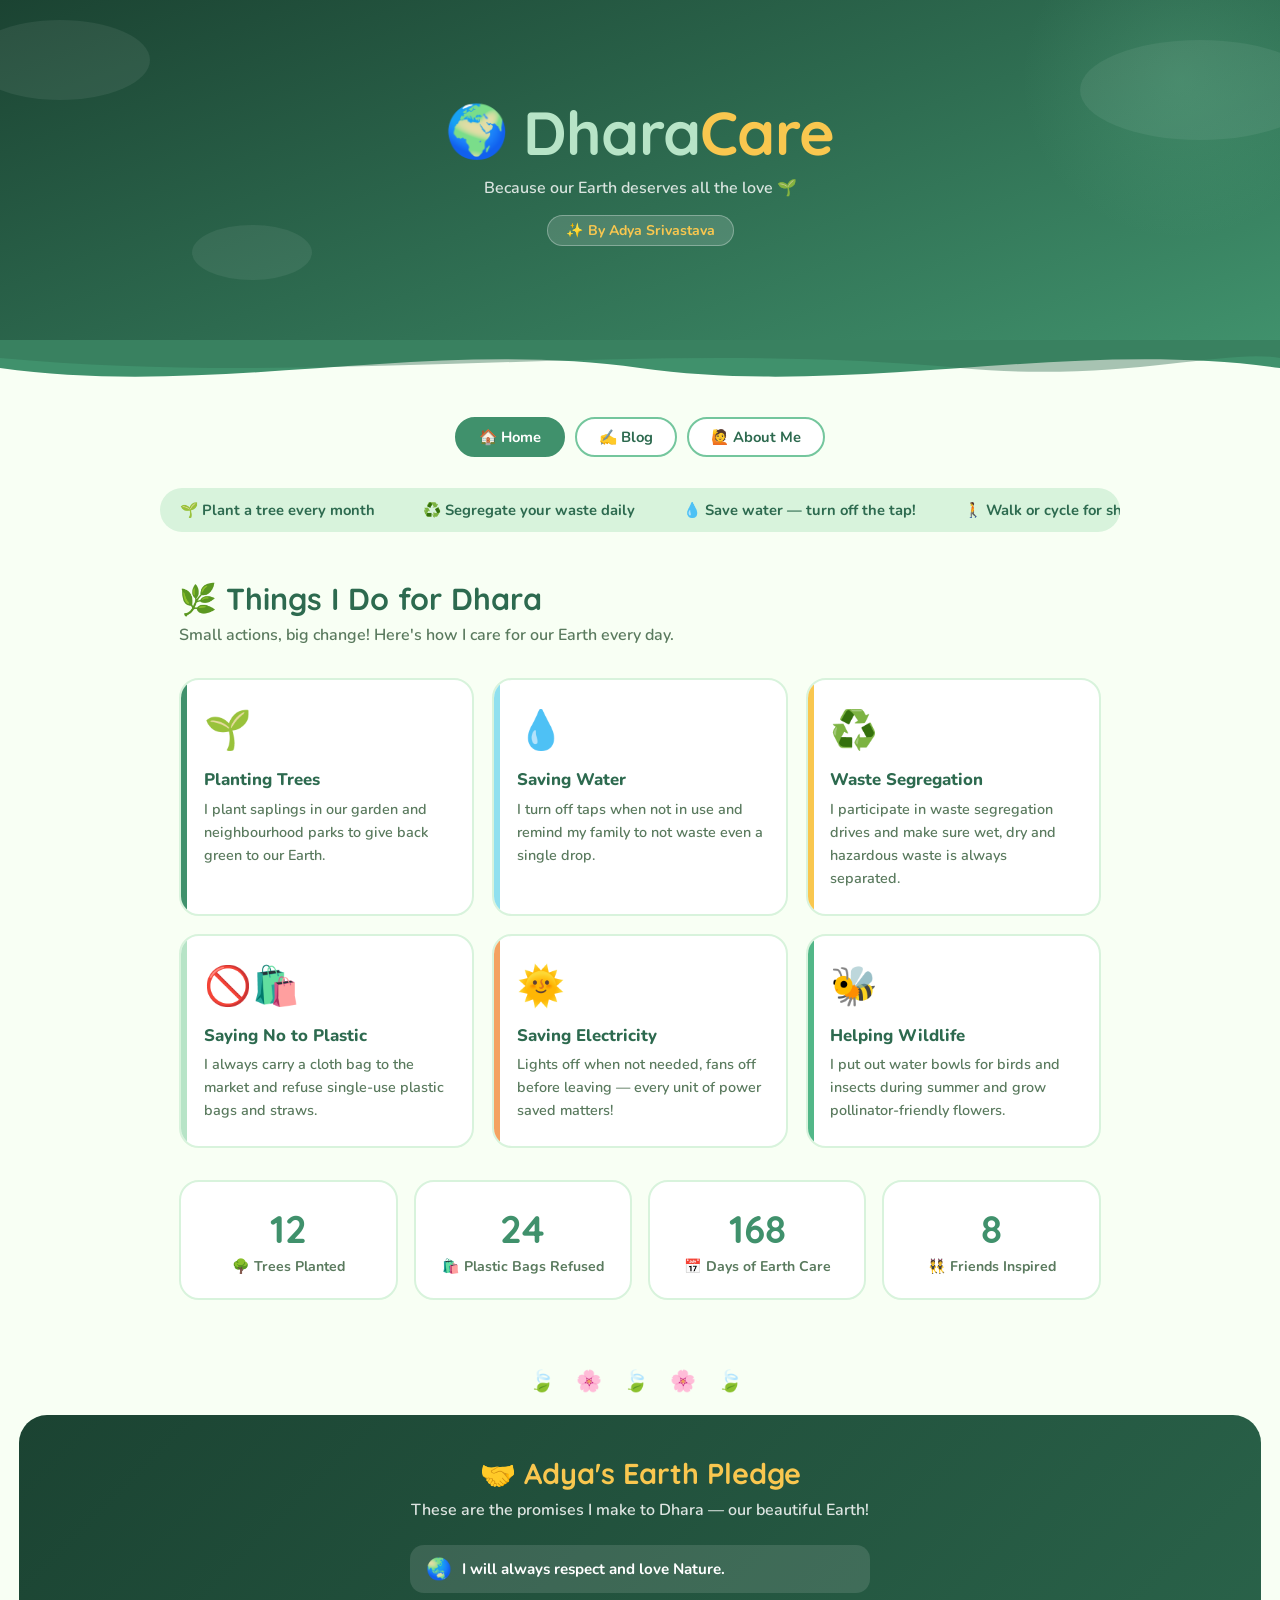
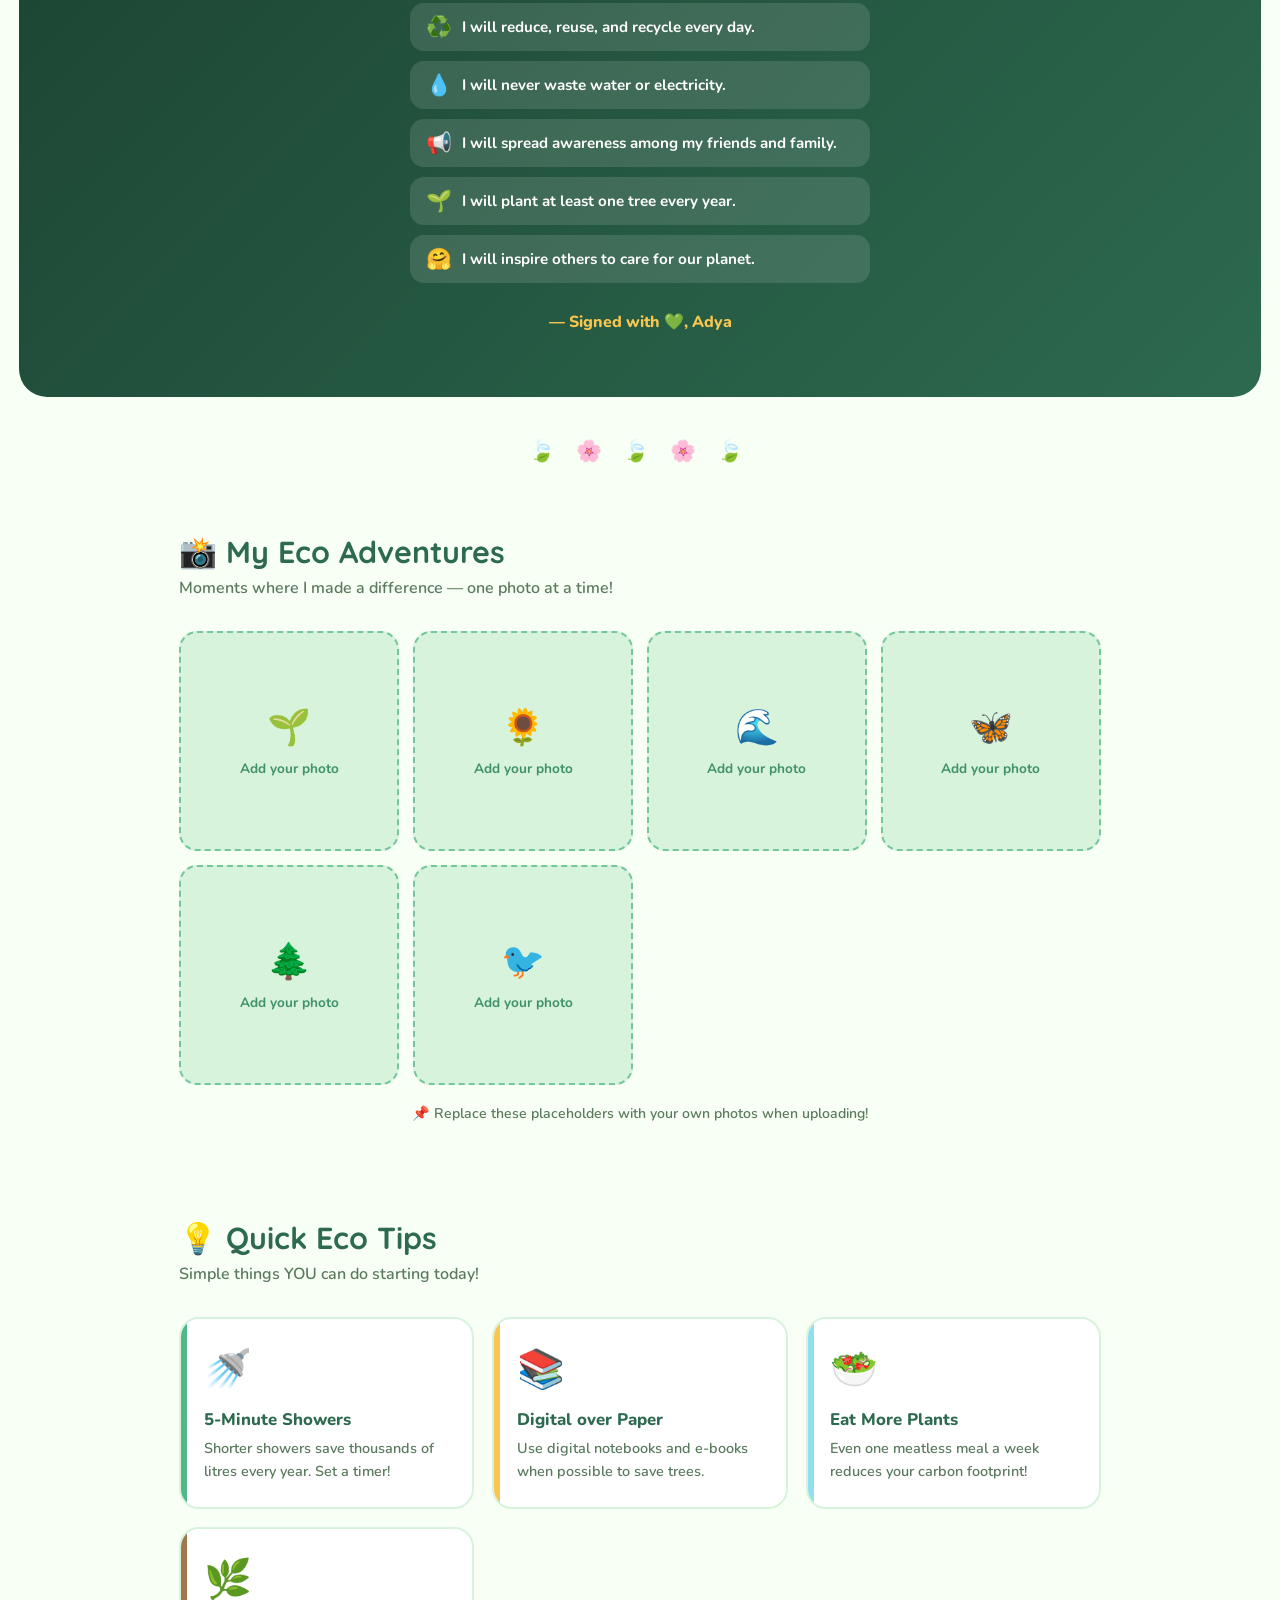
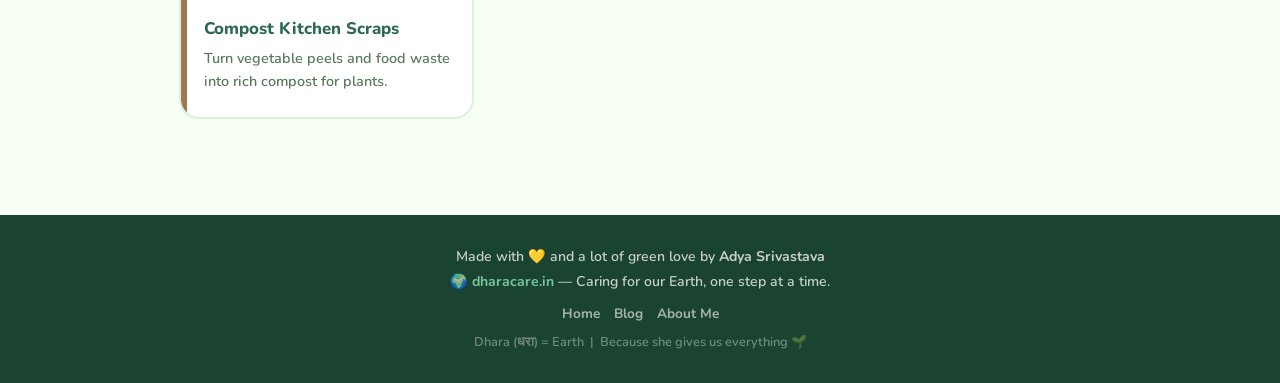
<file: index.html>
<!DOCTYPE html>
<html lang="en">
<head>
  <meta charset="UTF-8" />
  <meta name="viewport" content="width=device-width, initial-scale=1.0" />
  <title>DharaCare 🌍 — Home</title>
  <link rel="stylesheet" href="style.css" />
</head>
<body>

<!-- HEADER -->
<header class="hero">
  <div class="header-bg">
    <div class="cloud cloud-1"></div>
    <div class="cloud cloud-2"></div>
    <div class="cloud cloud-3"></div>
    <div class="earth-glow"></div>
  </div>
  <div class="header-content">
    <div class="logo-wrap">
      <span class="logo-icon">🌍</span>
      <h1><span class="dhara">Dhara</span><span class="care">Care</span></h1>
    </div>
    <p class="tagline">Because our Earth deserves all the love 🌱</p>
    <span class="by-adya">✨ By Adya Srivastava</span>
  </div>
</header>

<div class="wave">
  <svg viewBox="0 0 1440 60" xmlns="http://www.w3.org/2000/svg" preserveAspectRatio="none" style="height:60px;width:100%;">
    <path fill="#40916c" d="M0,30 C240,60 480,0 720,30 C960,60 1200,0 1440,30 L1440,0 L0,0 Z"/>
    <path fill="#2d6a4f" d="M0,20 C360,50 720,0 1080,30 C1260,45 1380,10 1440,20 L1440,0 L0,0 Z" opacity="0.4"/>
  </svg>
</div>

<nav>
  <a href="index.html" class="active">🏠 Home</a>
  <a href="blog.html">✍️ Blog</a>
  <a href="about.html">🙋 About Me</a>
</nav>

<!-- TICKER -->
<div class="ticker-wrap">
  <div class="ticker-inner">
    <span>🌱 Plant a tree every month</span>
    <span>♻️ Segregate your waste daily</span>
    <span>💧 Save water — turn off the tap!</span>
    <span>🚶 Walk or cycle for short distances</span>
    <span>🛍️ Carry a cloth bag always</span>
    <span>🌱 Plant a tree every month</span>
    <span>♻️ Segregate your waste daily</span>
    <span>💧 Save water — turn off the tap!</span>
    <span>🚶 Walk or cycle for short distances</span>
    <span>🛍️ Carry a cloth bag always</span>
  </div>
</div>

<!-- ACTIONS -->
<section id="actions">
  <p class="section-title">🌿 Things I Do for Dhara</p>
  <p class="section-sub">Small actions, big change! Here's how I care for our Earth every day.</p>

  <div class="cards-grid">
    <div class="card" style="--accent:#40916c;">
      <span class="card-emoji">🌱</span>
      <h3>Planting Trees</h3>
      <p>I plant saplings in our garden and neighbourhood parks to give back green to our Earth.</p>
    </div>
    <div class="card" style="--accent:#90e0ef;">
      <span class="card-emoji">💧</span>
      <h3>Saving Water</h3>
      <p>I turn off taps when not in use and remind my family to not waste even a single drop.</p>
    </div>
    <div class="card" style="--accent:#f9c74f;">
      <span class="card-emoji">♻️</span>
      <h3>Waste Segregation</h3>
      <p>I participate in waste segregation drives and make sure wet, dry and hazardous waste is always separated.</p>
    </div>
    <div class="card" style="--accent:#b7e4c7;">
      <span class="card-emoji">🚫🛍️</span>
      <h3>Saying No to Plastic</h3>
      <p>I always carry a cloth bag to the market and refuse single-use plastic bags and straws.</p>
    </div>
    <div class="card" style="--accent:#f4a261;">
      <span class="card-emoji">🌞</span>
      <h3>Saving Electricity</h3>
      <p>Lights off when not needed, fans off before leaving — every unit of power saved matters!</p>
    </div>
    <div class="card" style="--accent:#52b788;">
      <span class="card-emoji">🐝</span>
      <h3>Helping Wildlife</h3>
      <p>I put out water bowls for birds and insects during summer and grow pollinator-friendly flowers.</p>
    </div>
  </div>

  <div class="counter-row">
    <div class="counter-box"><div class="counter-num" id="cnt-trees">0</div><div class="counter-label">🌳 Trees Planted</div></div>
    <div class="counter-box"><div class="counter-num" id="cnt-bags">0</div><div class="counter-label">🛍️ Plastic Bags Refused</div></div>
    <div class="counter-box"><div class="counter-num" id="cnt-days">0</div><div class="counter-label">📅 Days of Earth Care</div></div>
    <div class="counter-box"><div class="counter-num" id="cnt-friends">0</div><div class="counter-label">👯 Friends Inspired</div></div>
  </div>
</section>

<div class="leaf-divider">🍃 🌸 🍃 🌸 🍃</div>

<!-- PLEDGE -->
<div class="pledge-block">
  <h2>🤝 Adya's Earth Pledge</h2>
  <p>These are the promises I make to Dhara — our beautiful Earth!</p>
  <ul class="pledge-list">
    <li><span>🌏</span> I will always respect and love Nature.</li>
    <li><span>♻️</span> I will reduce, reuse, and recycle every day.</li>
    <li><span>💧</span> I will never waste water or electricity.</li>
    <li><span>📢</span> I will spread awareness among my friends and family.</li>
    <li><span>🌱</span> I will plant at least one tree every year.</li>
    <li><span>🤗</span> I will inspire others to care for our planet.</li>
  </ul>
  <p style="color:#f9c74f;font-size:1rem;font-weight:800;">— Signed with 💚, Adya</p>
</div>

<div class="leaf-divider" style="margin-top:2.5rem;">🍃 🌸 🍃 🌸 🍃</div>

<!-- GALLERY -->
<section id="gallery">
  <p class="section-title">📸 My Eco Adventures</p>
  <p class="section-sub">Moments where I made a difference — one photo at a time!</p>
  <div class="gallery-grid">
    <div class="gallery-item"><span class="gi-icon">🌱</span><span>Add your photo</span></div>
    <div class="gallery-item"><span class="gi-icon">🌻</span><span>Add your photo</span></div>
    <div class="gallery-item"><span class="gi-icon">🌊</span><span>Add your photo</span></div>
    <div class="gallery-item"><span class="gi-icon">🦋</span><span>Add your photo</span></div>
    <div class="gallery-item"><span class="gi-icon">🌲</span><span>Add your photo</span></div>
    <div class="gallery-item"><span class="gi-icon">🐦</span><span>Add your photo</span></div>
  </div>
  <p style="text-align:center;color:#5a7a5e;font-size:0.88rem;margin-top:1.2rem;font-weight:600;">
    📌 Replace these placeholders with your own photos when uploading!
  </p>
</section>

<!-- ECO TIPS -->
<section id="tips">
  <p class="section-title">💡 Quick Eco Tips</p>
  <p class="section-sub">Simple things YOU can do starting today!</p>
  <div class="cards-grid">
    <div class="card" style="--accent:#52b788;"><span class="card-emoji">🚿</span><h3>5-Minute Showers</h3><p>Shorter showers save thousands of litres every year. Set a timer!</p></div>
    <div class="card" style="--accent:#f9c74f;"><span class="card-emoji">📚</span><h3>Digital over Paper</h3><p>Use digital notebooks and e-books when possible to save trees.</p></div>
    <div class="card" style="--accent:#90e0ef;"><span class="card-emoji">🥗</span><h3>Eat More Plants</h3><p>Even one meatless meal a week reduces your carbon footprint!</p></div>
    <div class="card" style="--accent:#a07850;"><span class="card-emoji">🌿</span><h3>Compost Kitchen Scraps</h3><p>Turn vegetable peels and food waste into rich compost for plants.</p></div>
  </div>
</section>

<footer>
  <p>Made with <span class="heart">💛</span> and a lot of green love by <strong>Adya Srivastava</strong></p>
  <p style="margin-top:6px;">🌍 <a href="https://dharacare.in">dharacare.in</a> — Caring for our Earth, one step at a time.</p>
  <nav>
    <a href="index.html">Home</a>
    <a href="blog.html">Blog</a>
    <a href="about.html">About Me</a>
  </nav>
  <p style="margin-top:10px;font-size:0.8rem;opacity:0.5;">Dhara (धरा) = Earth &nbsp;|&nbsp; Because she gives us everything 🌱</p>
</footer>

<script>
  function animateCounter(el, target) {
    let current = 0;
    const step = Math.ceil(target / 60);
    const timer = setInterval(() => {
      current = Math.min(current + step, target);
      el.textContent = current;
      if (current >= target) clearInterval(timer);
    }, 30);
  }

  const observer = new IntersectionObserver((entries) => {
    entries.forEach(e => {
      if (e.isIntersecting) {
        animateCounter(document.getElementById('cnt-trees'), 12);
        animateCounter(document.getElementById('cnt-bags'), 47);
        animateCounter(document.getElementById('cnt-days'), 365);
        animateCounter(document.getElementById('cnt-friends'), 8);
        observer.disconnect();
      }
    });
  }, { threshold: 0.3 });

  observer.observe(document.getElementById('cnt-trees'));
</script>

</body>
</html>
</file>
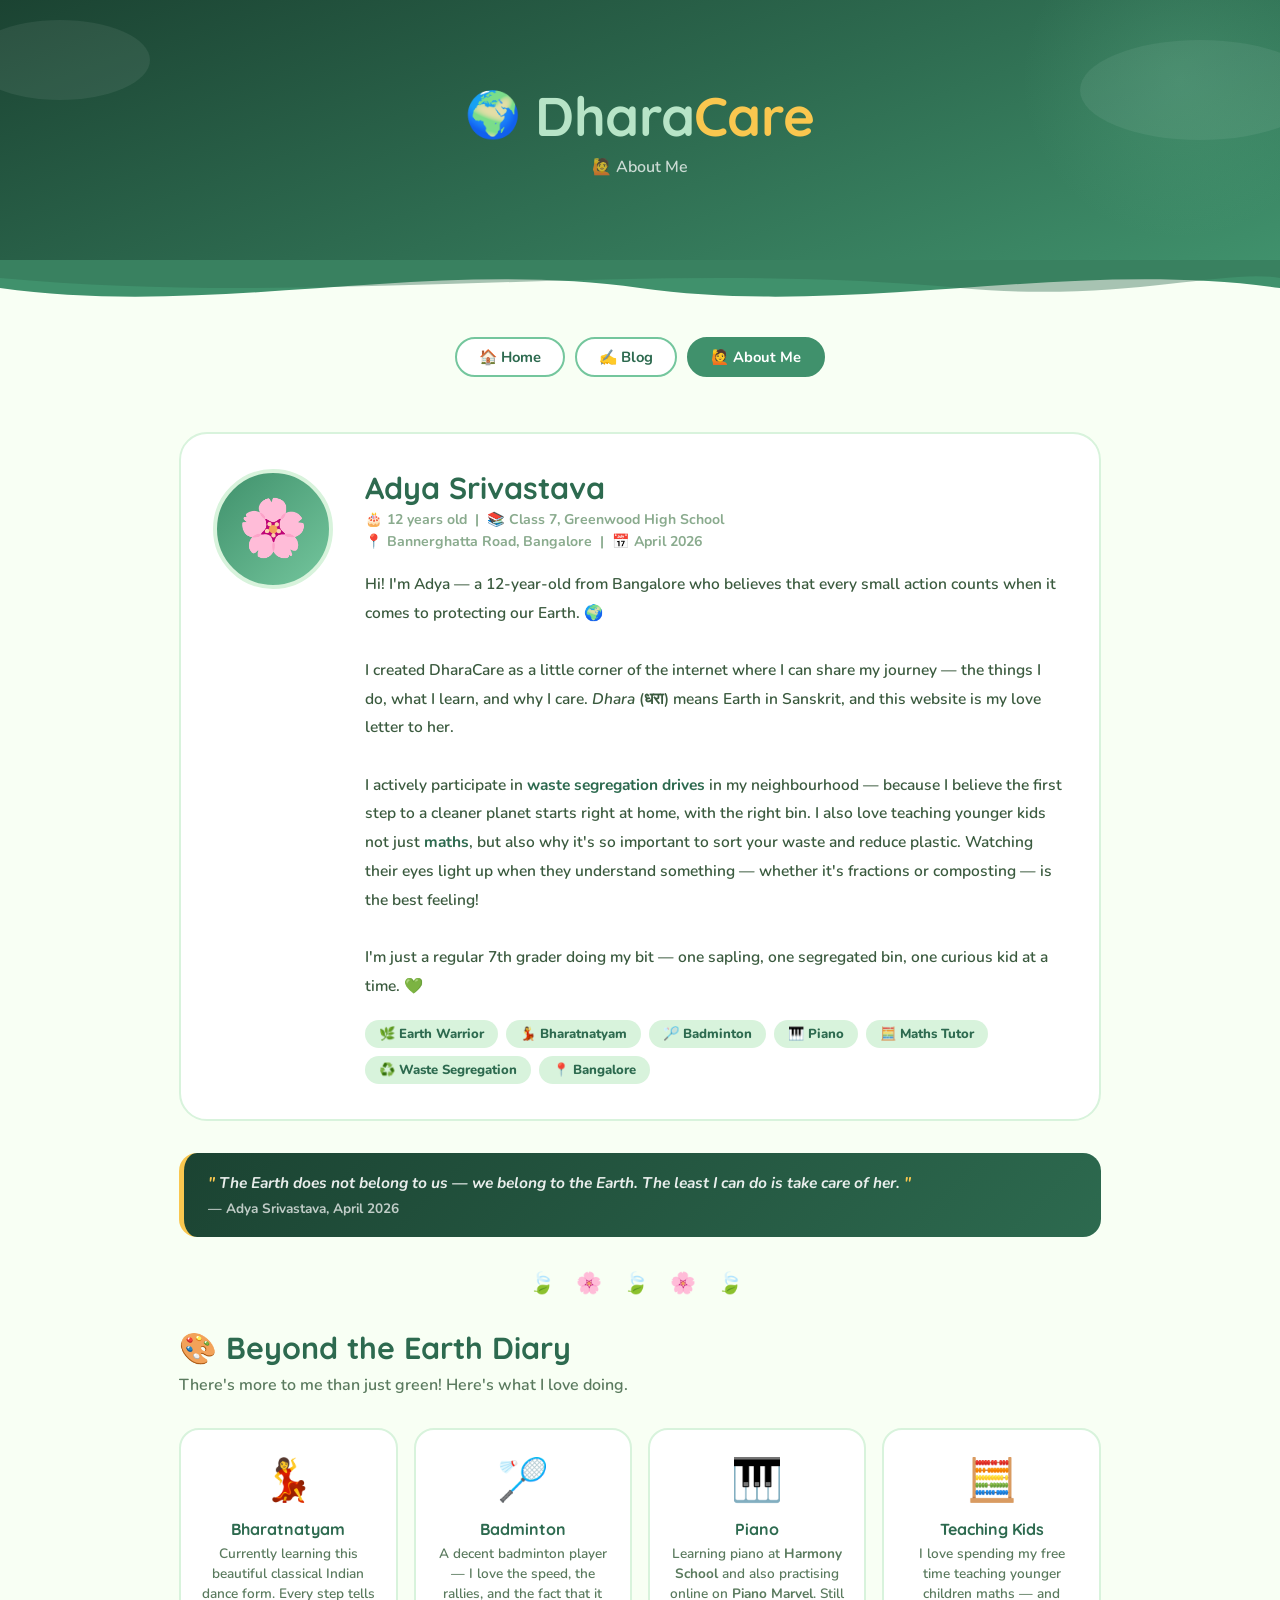
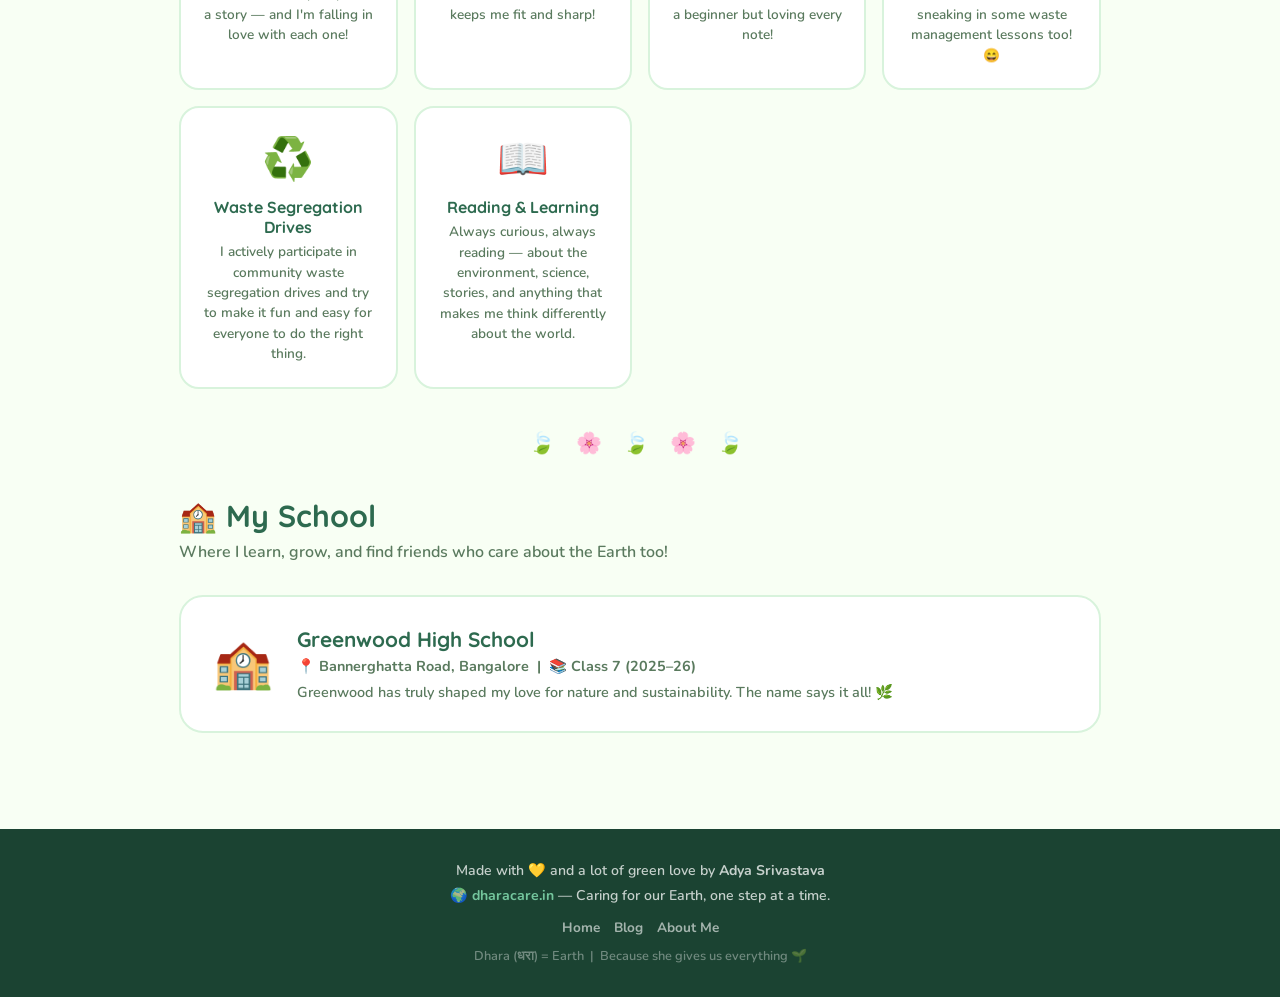
<file: about.html>
<!DOCTYPE html>
<html lang="en">
<head>
  <meta charset="UTF-8" />
  <meta name="viewport" content="width=device-width, initial-scale=1.0" />
  <title>DharaCare 🌍 — About Me</title>
  <link rel="stylesheet" href="style.css" />
</head>
<body>

<!-- HEADER -->
<header>
  <div class="header-bg">
    <div class="cloud cloud-1"></div>
    <div class="cloud cloud-2"></div>
    <div class="earth-glow"></div>
  </div>
  <div class="header-content">
    <div class="logo-wrap">
      <span class="logo-icon">🌍</span>
      <h1><span class="dhara">Dhara</span><span class="care">Care</span></h1>
    </div>
    <p class="page-subtitle">🙋 About Me</p>
  </div>
</header>

<div class="wave">
  <svg viewBox="0 0 1440 60" xmlns="http://www.w3.org/2000/svg" preserveAspectRatio="none" style="height:60px;width:100%;">
    <path fill="#40916c" d="M0,30 C240,60 480,0 720,30 C960,60 1200,0 1440,30 L1440,0 L0,0 Z"/>
    <path fill="#2d6a4f" d="M0,20 C360,50 720,0 1080,30 C1260,45 1380,10 1440,20 L1440,0 L0,0 Z" opacity="0.4"/>
  </svg>
</div>

<nav>
  <a href="index.html">🏠 Home</a>
  <a href="blog.html">✍️ Blog</a>
  <a href="about.html" class="active">🙋 About Me</a>
</nav>

<section>

  <!-- ABOUT CARD -->
  <div class="about-card">
    <div class="about-avatar">🌸</div>
    <div>
      <div class="about-name">Adya Srivastava</div>
      <div class="about-meta">
        🎂 12 years old &nbsp;|&nbsp; 📚 Class 7, Greenwood High School<br>
        📍 Bannerghatta Road, Bangalore &nbsp;|&nbsp; 📅 April 2026
      </div>
      <p class="about-bio">
        Hi! I'm Adya — a 12-year-old from Bangalore who believes that every small action counts when it comes to protecting our Earth. 🌍
        <br><br>
        I created DharaCare as a little corner of the internet where I can share my journey — the things I do, what I learn, and why I care.
        <em>Dhara</em> (धरा) means Earth in Sanskrit, and this website is my love letter to her.
        <br><br>
        I actively participate in <strong>waste segregation drives</strong> in my neighbourhood — because I believe the first step to a cleaner planet starts right at home, with the right bin. I also love teaching younger kids not just <strong>maths</strong>, but also why it's so important to sort your waste and reduce plastic. Watching their eyes light up when they understand something — whether it's fractions or composting — is the best feeling!
        <br><br>
        I'm just a regular 7th grader doing my bit — one sapling, one segregated bin, one curious kid at a time. 💚
      </p>
      <div class="about-badges">
        <span class="about-badge">🌿 Earth Warrior</span>
        <span class="about-badge">💃 Bharatnatyam</span>
        <span class="about-badge">🏸 Badminton</span>
        <span class="about-badge">🎹 Piano</span>
        <span class="about-badge">🧮 Maths Tutor</span>
        <span class="about-badge">♻️ Waste Segregation</span>
        <span class="about-badge">📍 Bangalore</span>
      </div>
    </div>
  </div>

  <div class="about-quote">
    <span class="hi">"</span> The Earth does not belong to us — we belong to the Earth.
    The least I can do is take care of her. <span class="hi">"</span>
    <div class="sig">— Adya Srivastava, April 2026</div>
  </div>

  <div class="leaf-divider" style="margin:2rem 0;">🍃 🌸 🍃 🌸 🍃</div>

  <!-- HOBBIES -->
  <p class="section-title">🎨 Beyond the Earth Diary</p>
  <p class="section-sub">There's more to me than just green! Here's what I love doing.</p>

  <div class="hobbies-grid">
    <div class="hobby-card">
      <span class="hobby-icon">💃</span>
      <div class="hobby-title">Bharatnatyam</div>
      <div class="hobby-desc">Currently learning this beautiful classical Indian dance form. Every step tells a story — and I'm falling in love with each one!</div>
    </div>
    <div class="hobby-card">
      <span class="hobby-icon">🏸</span>
      <div class="hobby-title">Badminton</div>
      <div class="hobby-desc">A decent badminton player — I love the speed, the rallies, and the fact that it keeps me fit and sharp!</div>
    </div>
    <div class="hobby-card">
      <span class="hobby-icon">🎹</span>
      <div class="hobby-title">Piano</div>
      <div class="hobby-desc">Learning piano at <strong>Harmony School</strong> and also practising online on <strong>Piano Marvel</strong>. Still a beginner but loving every note!</div>
    </div>
    <div class="hobby-card">
      <span class="hobby-icon">🧮</span>
      <div class="hobby-title">Teaching Kids</div>
      <div class="hobby-desc">I love spending my free time teaching younger children maths — and sneaking in some waste management lessons too! 😄</div>
    </div>
    <div class="hobby-card">
      <span class="hobby-icon">♻️</span>
      <div class="hobby-title">Waste Segregation Drives</div>
      <div class="hobby-desc">I actively participate in community waste segregation drives and try to make it fun and easy for everyone to do the right thing.</div>
    </div>
    <div class="hobby-card">
      <span class="hobby-icon">📖</span>
      <div class="hobby-title">Reading & Learning</div>
      <div class="hobby-desc">Always curious, always reading — about the environment, science, stories, and anything that makes me think differently about the world.</div>
    </div>
  </div>

  <div class="leaf-divider" style="margin:2.5rem 0;">🍃 🌸 🍃 🌸 🍃</div>

  <!-- MY SCHOOL -->
  <p class="section-title">🏫 My School</p>
  <p class="section-sub">Where I learn, grow, and find friends who care about the Earth too!</p>

  <div style="background:white;border:2px solid var(--green-pale);border-radius:24px;padding:1.8rem 2rem;display:flex;gap:1.5rem;align-items:center;flex-wrap:wrap;">
    <span style="font-size:3rem;">🏫</span>
    <div>
      <div style="font-family:'Quicksand',sans-serif;font-size:1.3rem;font-weight:700;color:var(--green-dark);margin-bottom:4px;">Greenwood High School</div>
      <div style="font-size:0.9rem;color:#5a7a5e;font-weight:700;">📍 Bannerghatta Road, Bangalore &nbsp;|&nbsp; 📚 Class 7 (2025–26)</div>
      <div style="font-size:0.9rem;color:#5a7a5e;font-weight:600;margin-top:6px;">Greenwood has truly shaped my love for nature and sustainability. The name says it all! 🌿</div>
    </div>
  </div>

</section>

<footer>
  <p>Made with <span class="heart">💛</span> and a lot of green love by <strong>Adya Srivastava</strong></p>
  <p style="margin-top:6px;">🌍 <a href="https://dharacare.in">dharacare.in</a> — Caring for our Earth, one step at a time.</p>
  <nav>
    <a href="index.html">Home</a>
    <a href="blog.html">Blog</a>
    <a href="about.html">About Me</a>
  </nav>
  <p style="margin-top:10px;font-size:0.8rem;opacity:0.5;">Dhara (धरा) = Earth &nbsp;|&nbsp; Because she gives us everything 🌱</p>
</footer>

</body>
</html>
</file>
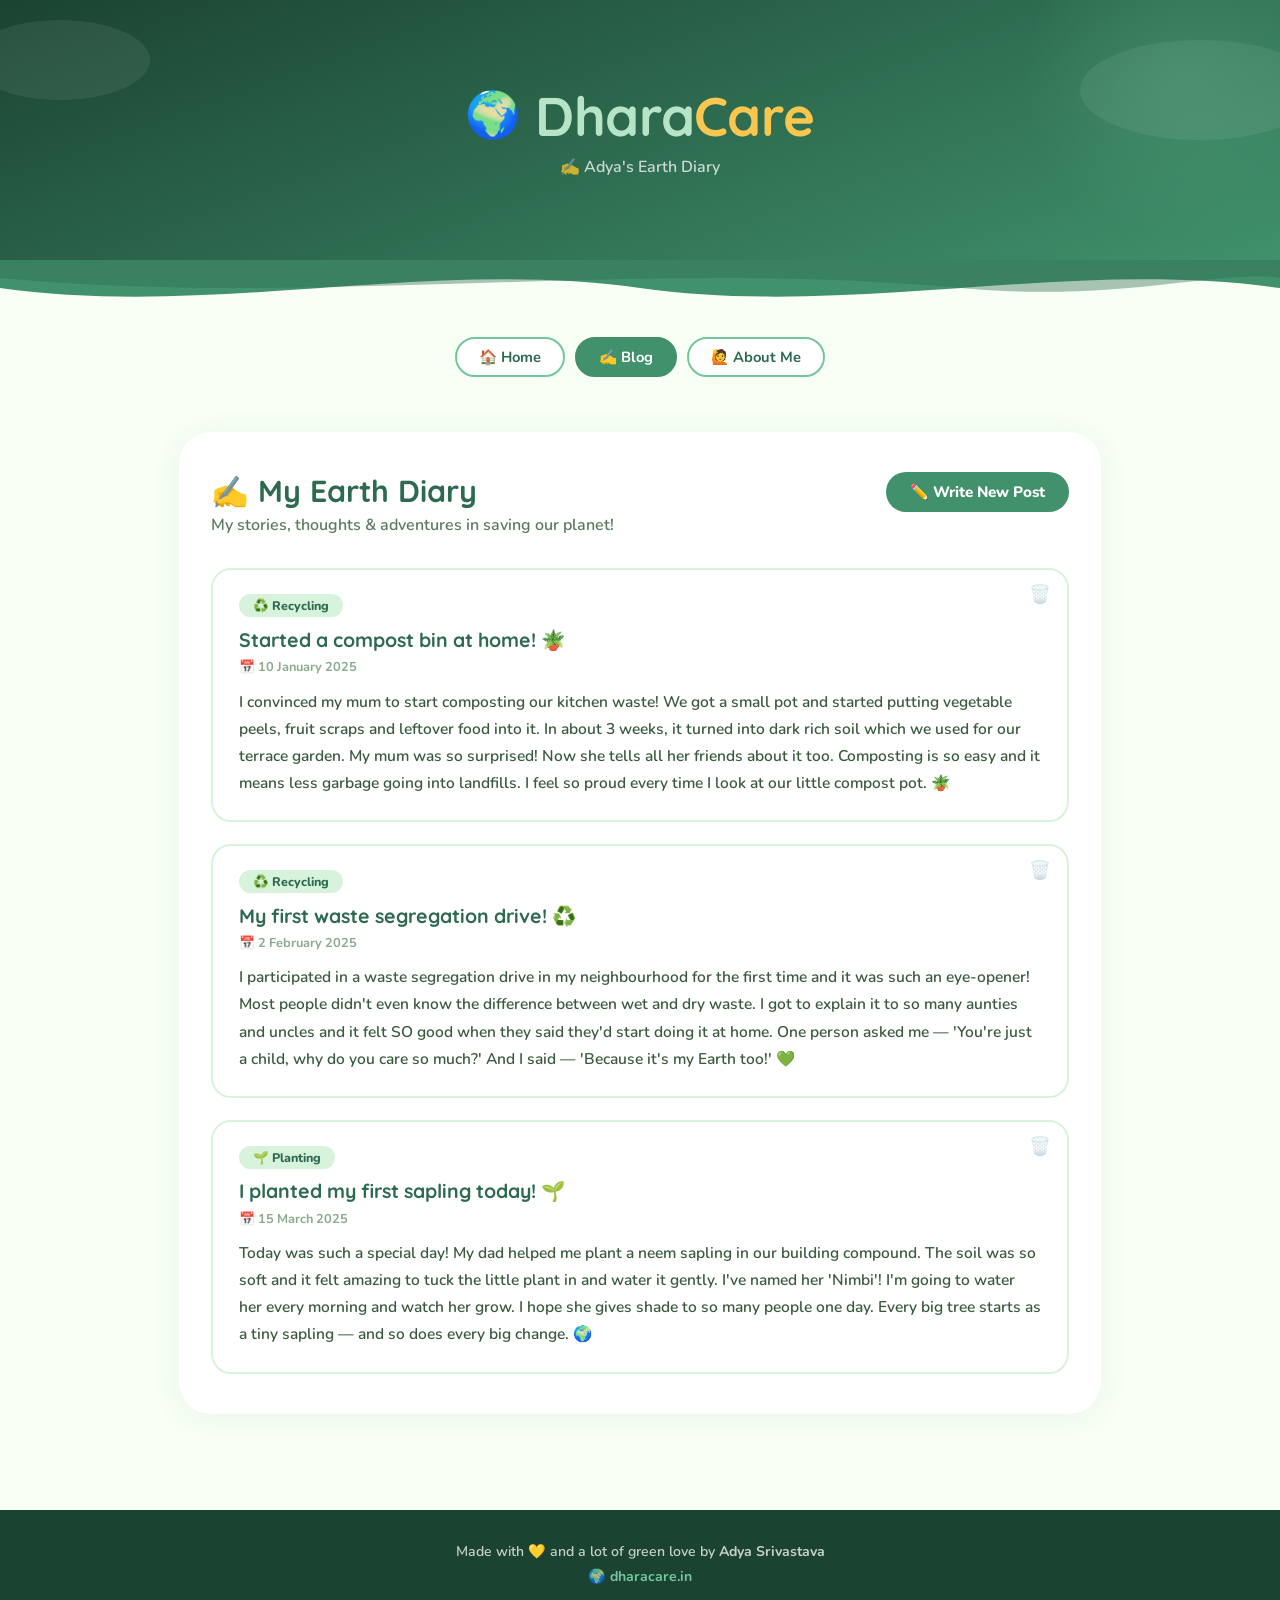
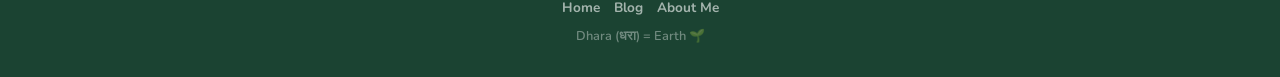
<file: blog.html>
<!DOCTYPE html>
<html lang="en">
<head>
  <meta charset="UTF-8" />
  <meta name="viewport" content="width=device-width, initial-scale=1.0" />
  <title>DharaCare 🌍 — Blog</title>
  <link rel="stylesheet" href="style.css" />
</head>
<body>

<!-- HEADER -->
<header>
  <div class="header-bg">
    <div class="cloud cloud-1"></div>
    <div class="cloud cloud-2"></div>
    <div class="earth-glow"></div>
  </div>
  <div class="header-content">
    <div class="logo-wrap">
      <span class="logo-icon">🌍</span>
      <h1><span class="dhara">Dhara</span><span class="care">Care</span></h1>
    </div>
    <p class="page-subtitle">✍️ Adya's Earth Diary</p>
  </div>
</header>

<div class="wave">
  <svg viewBox="0 0 1440 60" xmlns="http://www.w3.org/2000/svg" preserveAspectRatio="none" style="height:60px;width:100%;">
    <path fill="#40916c" d="M0,30 C240,60 480,0 720,30 C960,60 1200,0 1440,30 L1440,0 L0,0 Z"/>
    <path fill="#2d6a4f" d="M0,20 C360,50 720,0 1080,30 C1260,45 1380,10 1440,20 L1440,0 L0,0 Z" opacity="0.4"/>
  </svg>
</div>

<nav>
  <a href="index.html">🏠 Home</a>
  <a href="blog.html" class="active">✍️ Blog</a>
  <a href="about.html">🙋 About Me</a>
</nav>

<section>
  <div class="blog-wrap">
    <div class="blog-header-row">
      <div>
        <p class="section-title" style="margin-bottom:0.3rem;">✍️ My Earth Diary</p>
        <p class="section-sub" style="margin-bottom:0;">My stories, thoughts &amp; adventures in saving our planet!</p>
      </div>
      <button class="write-btn" onclick="toggleForm()">✏️ Write New Post</button>
    </div>

    <!-- WRITE FORM -->
    <div class="blog-form" id="blogForm">
      <div class="form-row">
        <input type="text" id="postTitle" placeholder="✨ Give your post a title..." maxlength="100" />
        <select id="postTag">
          <option value="🌱 Planting">🌱 Planting</option>
          <option value="💧 Water">💧 Water</option>
          <option value="♻️ Recycling">♻️ Recycling</option>
          <option value="🐾 Wildlife">🐾 Wildlife</option>
          <option value="🌞 Energy">🌞 Energy</option>
          <option value="🚶 Travel">🚶 Travel</option>
          <option value="🥗 Food">🥗 Food</option>
          <option value="💡 Learning">💡 Learning</option>
          <option value="🌍 Other">🌍 Other</option>
        </select>
      </div>
      <textarea id="postBody" placeholder="Write about what you did, how it felt, and why it matters to you... 💚"></textarea>
      <div class="form-btns">
        <button class="btn-cancel" onclick="toggleForm()">Cancel</button>
        <button class="btn-post" onclick="publishPost()">🌿 Publish Post</button>
      </div>
    </div>

    <!-- POSTS -->
    <div class="blog-posts" id="blogPosts"></div>
  </div>
</section>

<footer>
  <p>Made with <span class="heart">💛</span> and a lot of green love by <strong>Adya Srivastava</strong></p>
  <p style="margin-top:6px;">🌍 <a href="https://dharacare.in">dharacare.in</a></p>
  <nav>
    <a href="index.html">Home</a>
    <a href="blog.html">Blog</a>
    <a href="about.html">About Me</a>
  </nav>
  <p style="margin-top:10px;font-size:0.8rem;opacity:0.5;">Dhara (धरा) = Earth 🌱</p>
</footer>

<script>
  const STORAGE_KEY = 'dharacare_blog_posts';

  const samplePosts = [
    {
      id: 1,
      title: "I planted my first sapling today! 🌱",
      tag: "🌱 Planting",
      body: "Today was such a special day! My dad helped me plant a neem sapling in our building compound. The soil was so soft and it felt amazing to tuck the little plant in and water it gently. I've named her 'Nimbi'! I'm going to water her every morning and watch her grow. I hope she gives shade to so many people one day. Every big tree starts as a tiny sapling — and so does every big change. 🌍",
      date: "15 March 2025"
    },
    {
      id: 2,
      title: "My first waste segregation drive! ♻️",
      tag: "♻️ Recycling",
      body: "I participated in a waste segregation drive in my neighbourhood for the first time and it was such an eye-opener! Most people didn't even know the difference between wet and dry waste. I got to explain it to so many aunties and uncles and it felt SO good when they said they'd start doing it at home. One person asked me — 'You're just a child, why do you care so much?' And I said — 'Because it's my Earth too!' 💚",
      date: "2 February 2025"
    },
    {
      id: 3,
      title: "Started a compost bin at home! 🪴",
      tag: "♻️ Recycling",
      body: "I convinced my mum to start composting our kitchen waste! We got a small pot and started putting vegetable peels, fruit scraps and leftover food into it. In about 3 weeks, it turned into dark rich soil which we used for our terrace garden. My mum was so surprised! Now she tells all her friends about it too. Composting is so easy and it means less garbage going into landfills. I feel so proud every time I look at our little compost pot. 🪴",
      date: "10 January 2025"
    }
  ];

  function loadPosts() {
    try {
      const saved = localStorage.getItem(STORAGE_KEY);
      return saved ? JSON.parse(saved) : samplePosts;
    } catch(e) { return samplePosts; }
  }

  function savePosts(posts) {
    try { localStorage.setItem(STORAGE_KEY, JSON.stringify(posts)); } catch(e) {}
  }

  function formatDate(d) {
    return new Date(d).toLocaleDateString('en-IN', { day:'numeric', month:'long', year:'numeric' });
  }

  function renderPosts() {
    const posts = loadPosts();
    const container = document.getElementById('blogPosts');
    if (!posts.length) {
      container.innerHTML = `<div class="no-posts"><span class="no-icon">🌿</span>No posts yet — write your first Earth story!</div>`;
      return;
    }
    container.innerHTML = posts.slice().reverse().map(p => `
      <div class="blog-post" id="post-${p.id}">
        <button class="post-delete" onclick="deletePost(${p.id})" title="Delete post">🗑️</button>
        <span class="post-tag">${p.tag}</span>
        <div class="post-title">${p.title}</div>
        <div class="post-date">📅 ${p.date}</div>
        <div class="post-body">${p.body.replace(/\n/g,'<br>')}</div>
      </div>
    `).join('');
  }

  function toggleForm() {
    const form = document.getElementById('blogForm');
    form.classList.toggle('open');
    if (form.classList.contains('open')) document.getElementById('postTitle').focus();
  }

  function publishPost() {
    const title = document.getElementById('postTitle').value.trim();
    const body  = document.getElementById('postBody').value.trim();
    const tag   = document.getElementById('postTag').value;
    if (!title) { alert('Please give your post a title! 🌱'); return; }
    if (!body)  { alert('Please write something in your post! ✍️'); return; }
    const posts = loadPosts();
    posts.push({ id: Date.now(), title, tag, body, date: formatDate(new Date()) });
    savePosts(posts);
    document.getElementById('postTitle').value = '';
    document.getElementById('postBody').value = '';
    document.getElementById('blogForm').classList.remove('open');
    renderPosts();
    document.getElementById('blogPosts').firstElementChild?.scrollIntoView({ behavior:'smooth', block:'start' });
  }

  function deletePost(id) {
    if (!confirm('Delete this post? 🗑️')) return;
    savePosts(loadPosts().filter(p => p.id !== id));
    renderPosts();
  }

  renderPosts();
</script>

</body>
</html>
</file>
<file: style.css>
@import url('https://fonts.googleapis.com/css2?family=Nunito:wght@400;600;700;800;900&family=Quicksand:wght@500;600;700&display=swap');

*, *::before, *::after { box-sizing: border-box; margin: 0; padding: 0; }

:root {
  --green-dark: #2d6a4f;
  --green-mid: #40916c;
  --green-light: #74c69d;
  --green-pale: #d8f3dc;
  --yellow: #f9c74f;
  --sky: #90e0ef;
  --earth: #a07850;
  --soft-white: #f8fff4;
}

body {
  font-family: 'Nunito', sans-serif;
  background: var(--soft-white);
  color: #2d3a2e;
  overflow-x: hidden;
}

/* ---- HEADER ---- */
header {
  background: linear-gradient(160deg, #1b4332 0%, #2d6a4f 50%, #40916c 100%);
  color: white;
  position: relative;
  overflow: hidden;
  min-height: 260px;
  display: flex;
  flex-direction: column;
  align-items: center;
  justify-content: center;
  text-align: center;
}

header.hero { min-height: 340px; }

.header-bg { position: absolute; width: 100%; height: 100%; top: 0; left: 0; pointer-events: none; overflow: hidden; }
.cloud { position: absolute; border-radius: 50%; background: rgba(255,255,255,0.07); }
.cloud-1 { width: 180px; height: 80px; top: 20px; left: -30px; }
.cloud-2 { width: 240px; height: 100px; top: 40px; right: -40px; }
.cloud-3 { width: 120px; height: 55px; bottom: 60px; left: 15%; }
.earth-glow { position: absolute; width: 320px; height: 320px; border-radius: 50%; background: radial-gradient(circle, rgba(116,198,157,0.18) 0%, transparent 70%); top: -80px; right: -60px; }

.header-content { position: relative; z-index: 2; padding: 2rem 1.5rem 1.8rem; }

.logo-wrap { display: flex; align-items: center; justify-content: center; gap: 14px; margin-bottom: 0.6rem; }

.logo-icon { font-size: 2.8rem; animation: spin-slow 12s linear infinite; display: inline-block; }
header.hero .logo-icon { font-size: 3.2rem; }

@keyframes spin-slow { from { transform: rotate(0deg); } to { transform: rotate(360deg); } }

h1 { font-family: 'Quicksand', sans-serif; font-size: clamp(2rem, 5vw, 3.4rem); font-weight: 700; letter-spacing: -0.5px; line-height: 1; }
header.hero h1 { font-size: clamp(2.4rem, 6vw, 3.8rem); }

h1 span.dhara { color: #b7e4c7; }
h1 span.care  { color: #f9c74f; }

.tagline { margin-top: 0.6rem; font-size: 1rem; color: rgba(255,255,255,0.82); font-weight: 600; }

.by-adya {
  display: inline-block;
  margin-top: 1rem;
  background: rgba(255,255,255,0.15);
  border: 1.5px solid rgba(255,255,255,0.3);
  border-radius: 50px;
  padding: 5px 18px;
  font-size: 0.88rem;
  font-weight: 700;
  color: #f9c74f;
}

.page-subtitle {
  margin-top: 0.5rem;
  font-size: 1rem;
  color: rgba(255,255,255,0.75);
  font-weight: 600;
}

/* ---- WAVE ---- */
.wave { width: 100%; overflow: hidden; line-height: 0; margin-top: -2px; }
.wave svg { display: block; }

/* ---- NAV ---- */
nav {
  display: flex;
  justify-content: center;
  flex-wrap: wrap;
  gap: 10px;
  padding: 1.2rem 1rem 0.4rem;
}

nav a {
  text-decoration: none;
  background: white;
  color: var(--green-dark);
  border: 2px solid var(--green-light);
  border-radius: 50px;
  padding: 8px 22px;
  font-size: 0.92rem;
  font-weight: 700;
  transition: all 0.2s;
}

nav a:hover, nav a.active {
  background: var(--green-pale);
  border-color: var(--green-mid);
  transform: translateY(-2px);
}

nav a.active { background: var(--green-mid); color: white; border-color: var(--green-mid); transform: none; }

/* ---- SECTIONS ---- */
section { padding: 3rem 1.2rem; max-width: 960px; margin: 0 auto; }

.section-title {
  font-family: 'Quicksand', sans-serif;
  font-size: 1.9rem;
  font-weight: 700;
  color: var(--green-dark);
  margin-bottom: 0.4rem;
  display: flex;
  align-items: center;
  gap: 10px;
}

.section-sub { color: #5a7a5e; font-size: 1rem; margin-bottom: 2rem; font-weight: 600; }

/* ---- CARDS ---- */
.cards-grid { display: grid; grid-template-columns: repeat(auto-fill, minmax(240px, 1fr)); gap: 18px; }

.card {
  background: white;
  border-radius: 20px;
  padding: 1.5rem 1.4rem;
  border: 2px solid var(--green-pale);
  position: relative;
  transition: transform 0.22s, box-shadow 0.22s;
  overflow: hidden;
}

.card::before { content: ''; position: absolute; top: 0; left: 0; width: 6px; height: 100%; background: var(--accent, var(--green-light)); }
.card:hover { transform: translateY(-5px); box-shadow: 0 10px 28px rgba(64,145,108,0.15); }
.card-emoji { font-size: 2.4rem; margin-bottom: 0.7rem; display: block; }
.card h3 { font-size: 1.05rem; font-weight: 800; color: var(--green-dark); margin-bottom: 0.4rem; }
.card p { font-size: 0.9rem; color: #5a7a5e; line-height: 1.6; font-weight: 600; }

/* ---- TICKER ---- */
.ticker-wrap { background: var(--green-pale); border-radius: 50px; padding: 12px 20px; overflow: hidden; margin-top: 1.5rem; max-width: 960px; margin-left: auto; margin-right: auto; }
.ticker-inner { display: flex; gap: 3rem; animation: ticker 25s linear infinite; white-space: nowrap; }
.ticker-inner span { font-size: 0.92rem; font-weight: 700; color: var(--green-dark); }
@keyframes ticker { from { transform: translateX(0); } to { transform: translateX(-50%); } }

/* ---- PLEDGE ---- */
.pledge-block {
  background: linear-gradient(135deg, #1b4332, #2d6a4f);
  border-radius: 28px;
  padding: 2.5rem 2rem;
  color: white;
  text-align: center;
  margin: 0 1.2rem;
}

.pledge-block h2 { font-family: 'Quicksand', sans-serif; font-size: 1.8rem; color: #f9c74f; margin-bottom: 0.5rem; }
.pledge-block > p { color: rgba(255,255,255,0.85); font-size: 1rem; margin-bottom: 1.5rem; font-weight: 600; }

.pledge-list { list-style: none; display: flex; flex-direction: column; gap: 10px; max-width: 460px; margin: 0 auto 1.8rem; text-align: left; }
.pledge-list li { background: rgba(255,255,255,0.12); border-radius: 14px; padding: 10px 16px; font-size: 0.95rem; font-weight: 700; display: flex; align-items: center; gap: 10px; }
.pledge-list li span { font-size: 1.3rem; }

/* ---- COUNTERS ---- */
.counter-row { display: grid; grid-template-columns: repeat(auto-fit, minmax(150px, 1fr)); gap: 16px; margin-top: 2rem; }
.counter-box { background: white; border: 2px solid var(--green-pale); border-radius: 20px; padding: 1.4rem 1rem; text-align: center; }
.counter-num { font-family: 'Quicksand', sans-serif; font-size: 2.4rem; font-weight: 700; color: var(--green-mid); }
.counter-label { font-size: 0.88rem; color: #5a7a5e; font-weight: 700; margin-top: 4px; }

/* ---- GALLERY ---- */
.gallery-grid { display: grid; grid-template-columns: repeat(auto-fill, minmax(180px, 1fr)); gap: 14px; }
.gallery-item { aspect-ratio: 1; background: var(--green-pale); border-radius: 18px; border: 2px dashed var(--green-light); display: flex; flex-direction: column; align-items: center; justify-content: center; gap: 8px; color: var(--green-mid); font-size: 0.85rem; font-weight: 700; cursor: pointer; transition: all 0.2s; }
.gallery-item:hover { background: #b7e4c7; border-color: var(--green-mid); }
.gallery-item .gi-icon { font-size: 2.2rem; }

/* ---- BLOG ---- */
.blog-wrap { background: white; border-radius: 32px; padding: 2.5rem 2rem; box-shadow: 0 4px 30px rgba(64,145,108,0.08); }
.blog-header-row { display: flex; align-items: flex-start; justify-content: space-between; flex-wrap: wrap; gap: 1rem; margin-bottom: 2rem; }

.write-btn { background: var(--green-mid); color: white; border: none; border-radius: 50px; padding: 10px 24px; font-family: 'Nunito', sans-serif; font-size: 0.95rem; font-weight: 800; cursor: pointer; transition: background 0.2s, transform 0.15s; white-space: nowrap; }
.write-btn:hover { background: var(--green-dark); transform: translateY(-2px); }

.blog-form { background: var(--green-pale); border-radius: 20px; padding: 1.6rem; margin-bottom: 2rem; display: none; flex-direction: column; gap: 12px; }
.blog-form.open { display: flex; }

.blog-form input[type="text"],
.blog-form textarea,
.blog-form select {
  width: 100%;
  border: 2px solid var(--green-light);
  border-radius: 14px;
  padding: 12px 16px;
  font-family: 'Nunito', sans-serif;
  font-size: 0.95rem;
  font-weight: 600;
  color: #2d3a2e;
  background: white;
  outline: none;
  transition: border-color 0.2s;
  resize: vertical;
}

.blog-form input[type="text"]:focus,
.blog-form textarea:focus,
.blog-form select:focus { border-color: var(--green-mid); }
.blog-form textarea { min-height: 120px; }
.form-row { display: flex; gap: 10px; flex-wrap: wrap; }
.form-row > * { flex: 1; min-width: 160px; }
.form-btns { display: flex; gap: 10px; justify-content: flex-end; }

.btn-post { background: var(--green-dark); color: white; border: none; border-radius: 50px; padding: 10px 28px; font-family: 'Nunito', sans-serif; font-weight: 800; font-size: 0.95rem; cursor: pointer; transition: background 0.2s; }
.btn-post:hover { background: #1b4332; }
.btn-cancel { background: white; color: var(--green-dark); border: 2px solid var(--green-light); border-radius: 50px; padding: 10px 22px; font-family: 'Nunito', sans-serif; font-weight: 800; font-size: 0.95rem; cursor: pointer; }

.blog-posts { display: flex; flex-direction: column; gap: 22px; }
.blog-post { border: 2px solid var(--green-pale); border-radius: 20px; padding: 1.5rem 1.6rem; position: relative; transition: box-shadow 0.2s; animation: fadeSlide 0.4s ease; }
@keyframes fadeSlide { from { opacity: 0; transform: translateY(-12px); } to { opacity: 1; transform: translateY(0); } }
.blog-post:hover { box-shadow: 0 6px 24px rgba(64,145,108,0.12); }

.post-tag { display: inline-block; background: var(--green-pale); color: var(--green-dark); border-radius: 50px; padding: 3px 14px; font-size: 0.78rem; font-weight: 800; margin-bottom: 0.6rem; }
.post-title { font-family: 'Quicksand', sans-serif; font-size: 1.22rem; font-weight: 700; color: var(--green-dark); margin-bottom: 0.4rem; }
.post-date { font-size: 0.8rem; color: #8aab8e; font-weight: 700; margin-bottom: 0.7rem; }
.post-body { font-size: 0.97rem; color: #3a5a3e; line-height: 1.75; font-weight: 600; }
.post-delete { position: absolute; top: 14px; right: 16px; background: none; border: none; font-size: 1.1rem; cursor: pointer; opacity: 0.35; transition: opacity 0.2s; }
.post-delete:hover { opacity: 0.9; }
.no-posts { text-align: center; padding: 2.5rem 1rem; color: #8aab8e; font-weight: 700; font-size: 0.95rem; }
.no-posts .no-icon { font-size: 2.8rem; display: block; margin-bottom: 0.5rem; }

/* ---- ABOUT ---- */
.about-card { background: white; border-radius: 28px; border: 2px solid var(--green-pale); padding: 2.2rem 2rem; display: grid; grid-template-columns: auto 1fr; gap: 2rem; align-items: start; margin-bottom: 2rem; }
.about-avatar { width: 120px; height: 120px; border-radius: 50%; background: linear-gradient(135deg, #40916c, #74c69d); display: flex; align-items: center; justify-content: center; font-size: 3.5rem; flex-shrink: 0; border: 4px solid var(--green-pale); }
.about-name { font-family: 'Quicksand', sans-serif; font-size: 1.9rem; font-weight: 700; color: var(--green-dark); margin-bottom: 2px; }
.about-meta { font-size: 0.88rem; color: #8aab8e; font-weight: 700; margin-bottom: 1rem; line-height: 1.6; }
.about-bio { font-size: 0.97rem; color: #3a5a3e; line-height: 1.85; font-weight: 600; margin-bottom: 1.2rem; }
.about-bio strong { color: var(--green-dark); }
.about-badges { display: flex; flex-wrap: wrap; gap: 8px; }
.about-badge { background: var(--green-pale); color: var(--green-dark); border-radius: 50px; padding: 5px 14px; font-size: 0.82rem; font-weight: 800; }

.about-quote { margin-top: 1.6rem; background: linear-gradient(135deg, #1b4332, #2d6a4f); border-radius: 18px; padding: 1.2rem 1.5rem; color: rgba(255,255,255,0.9); font-size: 0.97rem; font-weight: 700; font-style: italic; border-left: 5px solid #f9c74f; }
.about-quote span.hi { color: #f9c74f; }
.about-quote .sig { font-style: normal; font-size: 0.85rem; margin-top: 0.4rem; opacity: 0.8; }

.hobbies-grid { display: grid; grid-template-columns: repeat(auto-fill, minmax(200px, 1fr)); gap: 16px; margin-top: 1.5rem; }
.hobby-card { background: white; border: 2px solid var(--green-pale); border-radius: 20px; padding: 1.4rem 1.2rem; text-align: center; transition: transform 0.2s, box-shadow 0.2s; }
.hobby-card:hover { transform: translateY(-4px); box-shadow: 0 8px 24px rgba(64,145,108,0.12); }
.hobby-icon { font-size: 2.6rem; display: block; margin-bottom: 0.6rem; }
.hobby-title { font-family: 'Quicksand', sans-serif; font-size: 1rem; font-weight: 700; color: var(--green-dark); margin-bottom: 0.3rem; }
.hobby-desc { font-size: 0.85rem; color: #5a7a5e; font-weight: 600; line-height: 1.5; }

/* ---- LEAF DIVIDER ---- */
.leaf-divider { text-align: center; color: var(--green-light); font-size: 1.3rem; letter-spacing: 8px; margin: 1.2rem 0; }

/* ---- FOOTER ---- */
footer { background: #1b4332; color: rgba(255,255,255,0.75); text-align: center; padding: 2rem 1rem; font-size: 0.88rem; font-weight: 600; margin-top: 3rem; }
footer .heart { color: #f9c74f; }
footer a { color: #74c69d; text-decoration: none; font-weight: 700; }
footer nav { padding: 0.8rem 0 0; gap: 14px; }
footer nav a { background: none; border: none; color: rgba(255,255,255,0.6); font-size: 0.85rem; padding: 0; border-radius: 0; transform: none; }
footer nav a:hover { color: #74c69d; background: none; transform: none; }

@media (max-width: 560px) {
  .about-card { grid-template-columns: 1fr; text-align: center; }
  .about-avatar { margin: 0 auto; }
  .about-badges { justify-content: center; }
  .cards-grid { grid-template-columns: 1fr; }
}
</file>
